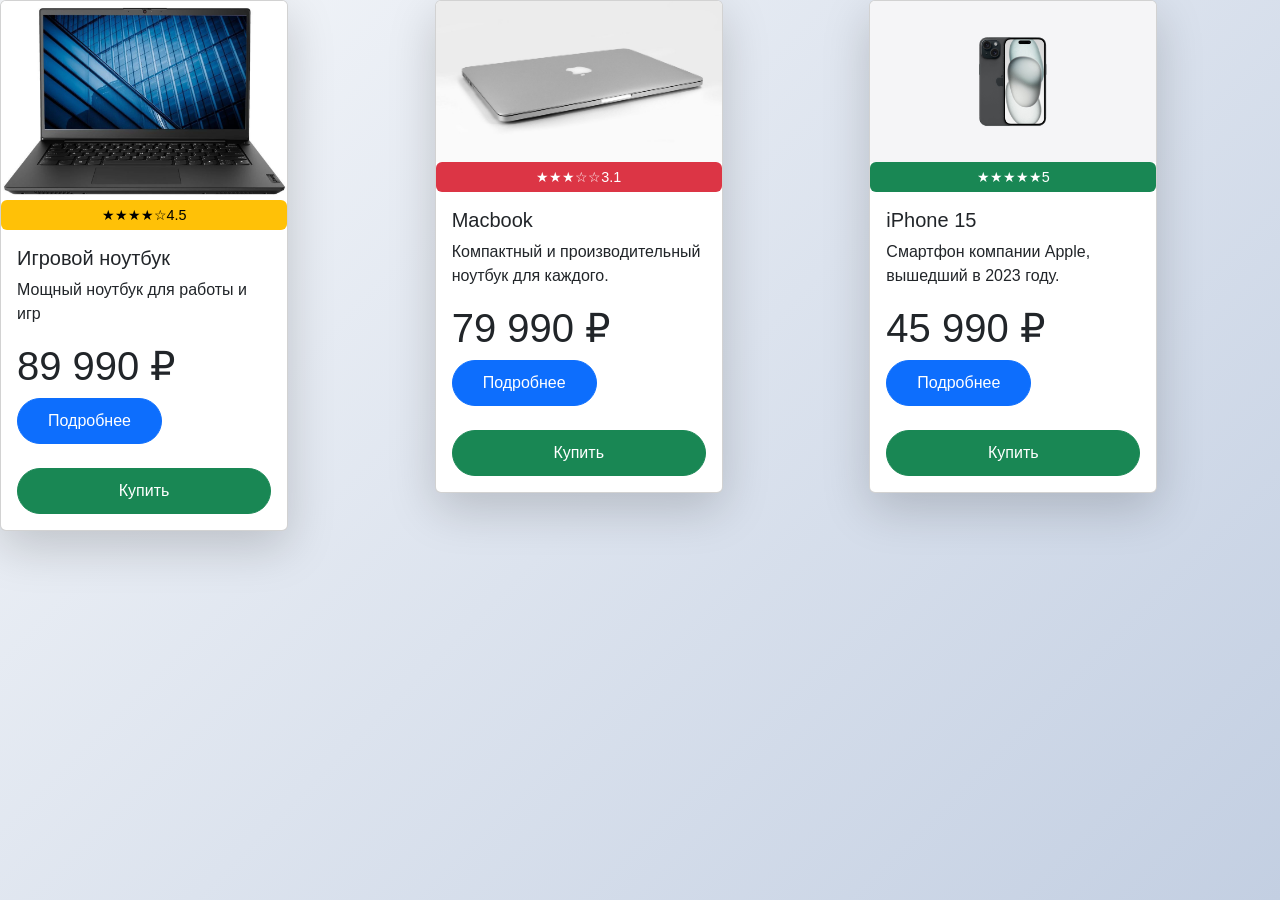
<file: experiment.html>
<!doctype html>
<html lang="ru-RU">
  <head>
    <meta charset="UTF-8" />
    <meta name="viewport" content="width=device-width, initial-scale=1.0" />
    <title>Эксперимент с Bootstrap</title>
    <link
      href="https://cdn.jsdelivr.net/npm/bootstrap@5.3.8/dist/css/bootstrap.min.css"
      rel="stylesheet"
      integrity="sha384
sRIl4kxILFvY47J16cr9ZwB07vP4J8+LH7qKQnuqkuIAvNWLzeN8tE5YBujZqJLB"
      crossorigin="anonymous"
    />
    <link rel="stylesheet" href="custom.css" />
  </head>

  <body>
    <div>
      <div class="row justify-content-center">
        <div class="col-md-6 col-lg-4">
          <div class="card shadow-lg" style="width: 18rem">
            <img src="img/desktop.png" class="card-img-top" alt="Desktop" />
            <span class="badge text-bg-warning">★★★★☆4.5</span>
            <div class="card-body">
              <h5 class="card-title">Игровой ноутбук</h5>
              <p class="card-text">Мощный ноутбук для работы и игр</p>
              <h1>89 990 ₽</h1>
              <a href="#" class="btn btn-primary">Подробнее</a>
              <br /><br />
              <button type="button" class="btn w-100 btn-success">Купить</button>
            </div>
          </div>
        </div>

        <div class="col-md-6 col-lg-4">
          <div class="card shadow-lg" style="width: 18rem">
            <img src="img/macbook.png" class="card-img-top" alt="Tablet" />
            <span class="badge text-bg-danger">★★★☆☆3.1</span>
            <div class="card-body">
              <h5 class="card-title">Macbook</h5>
              <p class="card-text">Компактный и производительный ноутбук для каждого.</p>
              <h1>79 990 ₽</h1>
              <a href="#" class="btn btn-primary">Подробнее</a>
              <br /><br />
              <button type="button" class="btn w-100 btn-success">Купить</button>
            </div>
          </div>
        </div>

        <div class="col-md-6 col-lg-4">
          <div class="card shadow-lg" style="width: 18rem">
            <img src="img/iphone.png" class="card-img-top" alt="Mobile" />
            <span class="badge text-bg-success">★★★★★5</span>
            <div class="card-body">
              <h5 class="card-title">iPhone 15</h5>
              <p class="card-text">Смартфон компании Apple, вышедший в 2023 году.</p>
              <h1>45 990 ₽</h1>
              <a href="#" class="btn btn-primary">Подробнее</a>
              <br /><br />
              <button type="button" class="btn w-100 btn-success">Купить</button>
            </div>
          </div>
        </div>
      </div>
    </div>

    <script
      src="https://cdn.jsdelivr.net/npm/bootstrap@5.3.8/dist/js/bootstrap.bundle.min.js"
      integrity="sha384
FKyoEForCGlyvwx9Hj09JcYn3nv7wiPVlz7YYwJrWVcXK/BmnVDxM+D2scQbITxI"
      crossorigin="anonymous"
    >
  </script>
  </body>
</html>
</file>
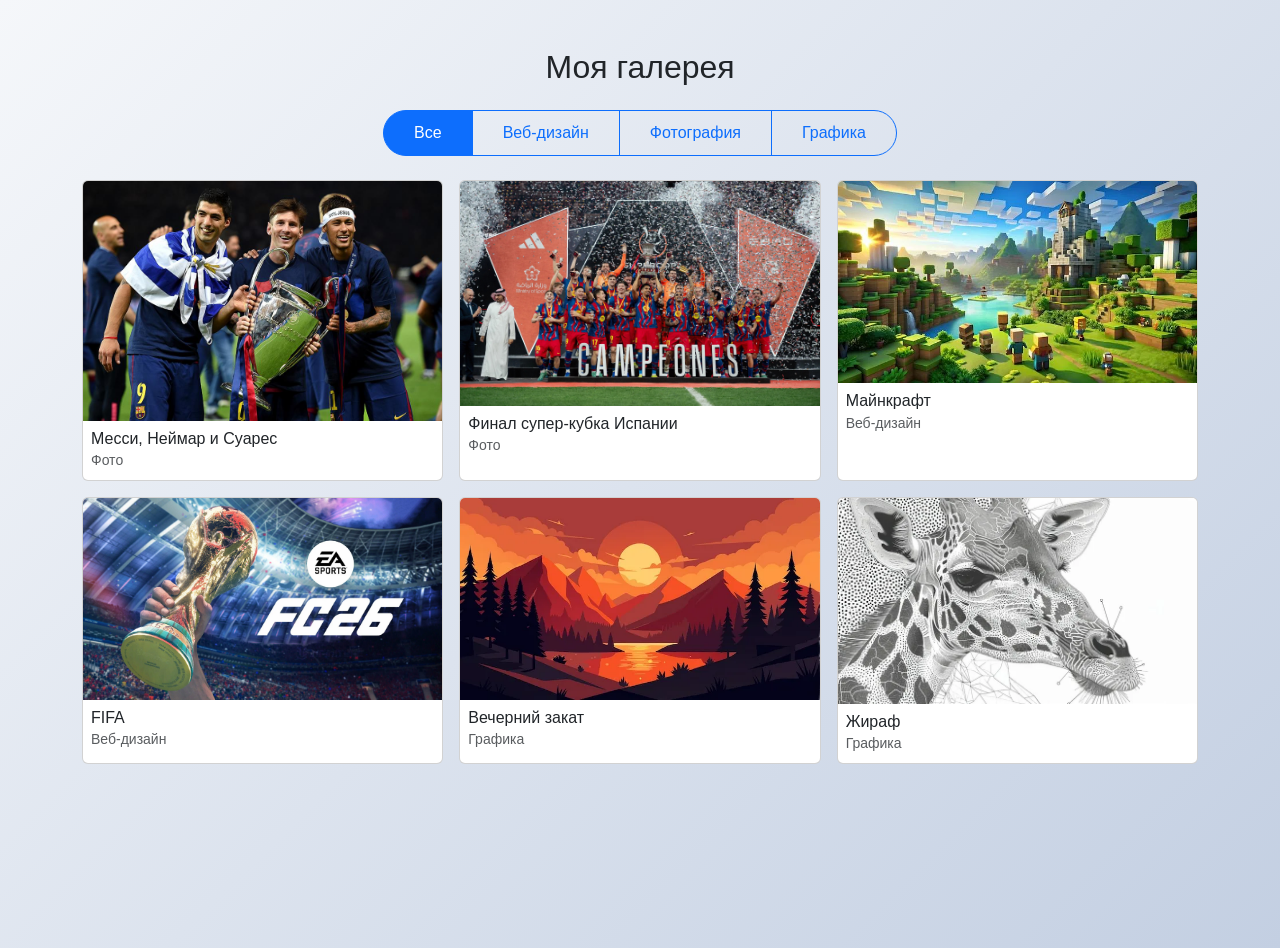
<file: gallery.html>
<!doctype html>
<html lang="ru-RU">
  <head>
    <meta charset="UTF-8" />
    <meta name="viewport" content="width=device-width, initial-scale=1.0" />
    <title>Document</title>
    <link
      href="https://cdn.jsdelivr.net/npm/bootstrap@5.3.8/dist/css/bootstrap.min.css"
      rel="stylesheet"
      integrity="sha384
sRIl4kxILFvY47J16cr9ZwB07vP4J8+LH7qKQnuqkuIAvNWLzeN8tE5YBujZqJLB"
      crossorigin="anonymous"
    />
    <link rel="stylesheet" href="custom.css" />
  </head>
  <body>
    <body>
      <div class="container mt-5">
        <h2 class="text-center mb-4">Моя галерея</h2>

        <div class="text-center mb-4">
          <div class="btn-group" role="group">
            <button class="btn btn-outline-primary" onclick="filterGallery('all')">Все</button>
            <button class="btn btn-outline-primary" onclick="filterGallery('web')">Веб-дизайн</button>
            <button class="btn btn-outline-primary" onclick="filterGallery('photo')">Фотография</button>
            <button class="btn btn-outline-primary" onclick="filterGallery('graphic')">Графика</button>
          </div>
        </div>
        <div class="row g-3" id="gallery">

          <div class="col-6 col-md-4 gallery-item" data-category="photo">
            <div class="card h-100">
              <img src="img/photo1.png" class="card-img-top" alt="Фото" />
              <div class="card-body p-2">
                <h6 class="card-title mb-0">Месси, Неймар и Суарес</h6>
                <small class="text-muted">Фото</small>
              </div>
            </div>
          </div>

          <div class="col-6 col-md-4 gallery-item" data-category="photo">
            <div class="card h-100">
              <img src="img/photo2.png" class="card-img-top" alt="Фото" />
              <div class="card-body p-2">
                <h6 class="card-title mb-0">Финал супер-кубка Испании</h6>
                <small class="text-muted">Фото</small>
              </div>
            </div>
          </div>


          <div class="col-6 col-md-4 gallery-item" data-category="web">
            <div class="card h-100">
              <img src="img/web1.png" class="card-img-top" alt="Веб-проект" />
              <div class="card-body p-2">
                <h6 class="card-title mb-0">Майнкрафт</h6>
                <small class="text-muted">Веб-дизайн</small>
              </div>
            </div>
          </div>

          <div class="col-6 col-md-4 gallery-item" data-category="web">
            <div class="card h-100">
              <img src="img/web2.png" class="card-img-top" alt="Веб-проект" />
              <div class="card-body p-2">
                <h6 class="card-title mb-0">FIFA</h6>
                <small class="text-muted">Веб-дизайн</small>
              </div>
            </div>
          </div>

          <div class="col-6 col-md-4 gallery-item" data-category="graphic">
            <div class="card h-100">
              <img src="img/graphic1.png" class="card-img-top" alt="Графика" />
              <div class="card-body p-2">
                <h6 class="card-title mb-0">Вечерний закат</h6>
                <small class="text-muted">Графика</small>
              </div>
            </div>
          </div>

          <div class="col-6 col-md-4 gallery-item" data-category="graphic">
            <div class="card h-100">
              <img src="img/graphic2.png" class="card-img-top" alt="Графика" />
              <div class="card-body p-2">
                <h6 class="card-title mb-0">Жираф</h6>
                <small class="text-muted">Графика</small>
              </div>
            </div>
          </div>
        </div>
      </div>
    </body>

    <script
      src="https://cdn.jsdelivr.net/npm/bootstrap@5.3.8/dist/js/bootstrap.bundle.min.js"
      integrity="sha384
FKyoEForCGlyvwx9Hj09JcYn3nv7wiPVlz7YYwJrWVcXK/BmnVDxM+D2scQbITxI"
      crossorigin="anonymous"
    ></script>

    <script>
        function filterGallery(category) {
            const items = document.querySelectorAll(".gallery-item");
            const buttons = document.querySelectorAll(".btn-group .btn");
            buttons.forEach((btn) => {
                btn.classList.remove("active");
            });
            event.target.classList.add("active");
            items.forEach((item) => {
                const itemCategory = item.dataset.category;
                if (category === "all" || category === itemCategory) {
                item.style.display = "block";
                } else {
                    item.style.display = "none";
                }
            });
        }

        window.onload = function () {
            document.querySelector(".btn-group .btn").classList.add("active");
        };
    </script>
  </body>
</html>
</file>
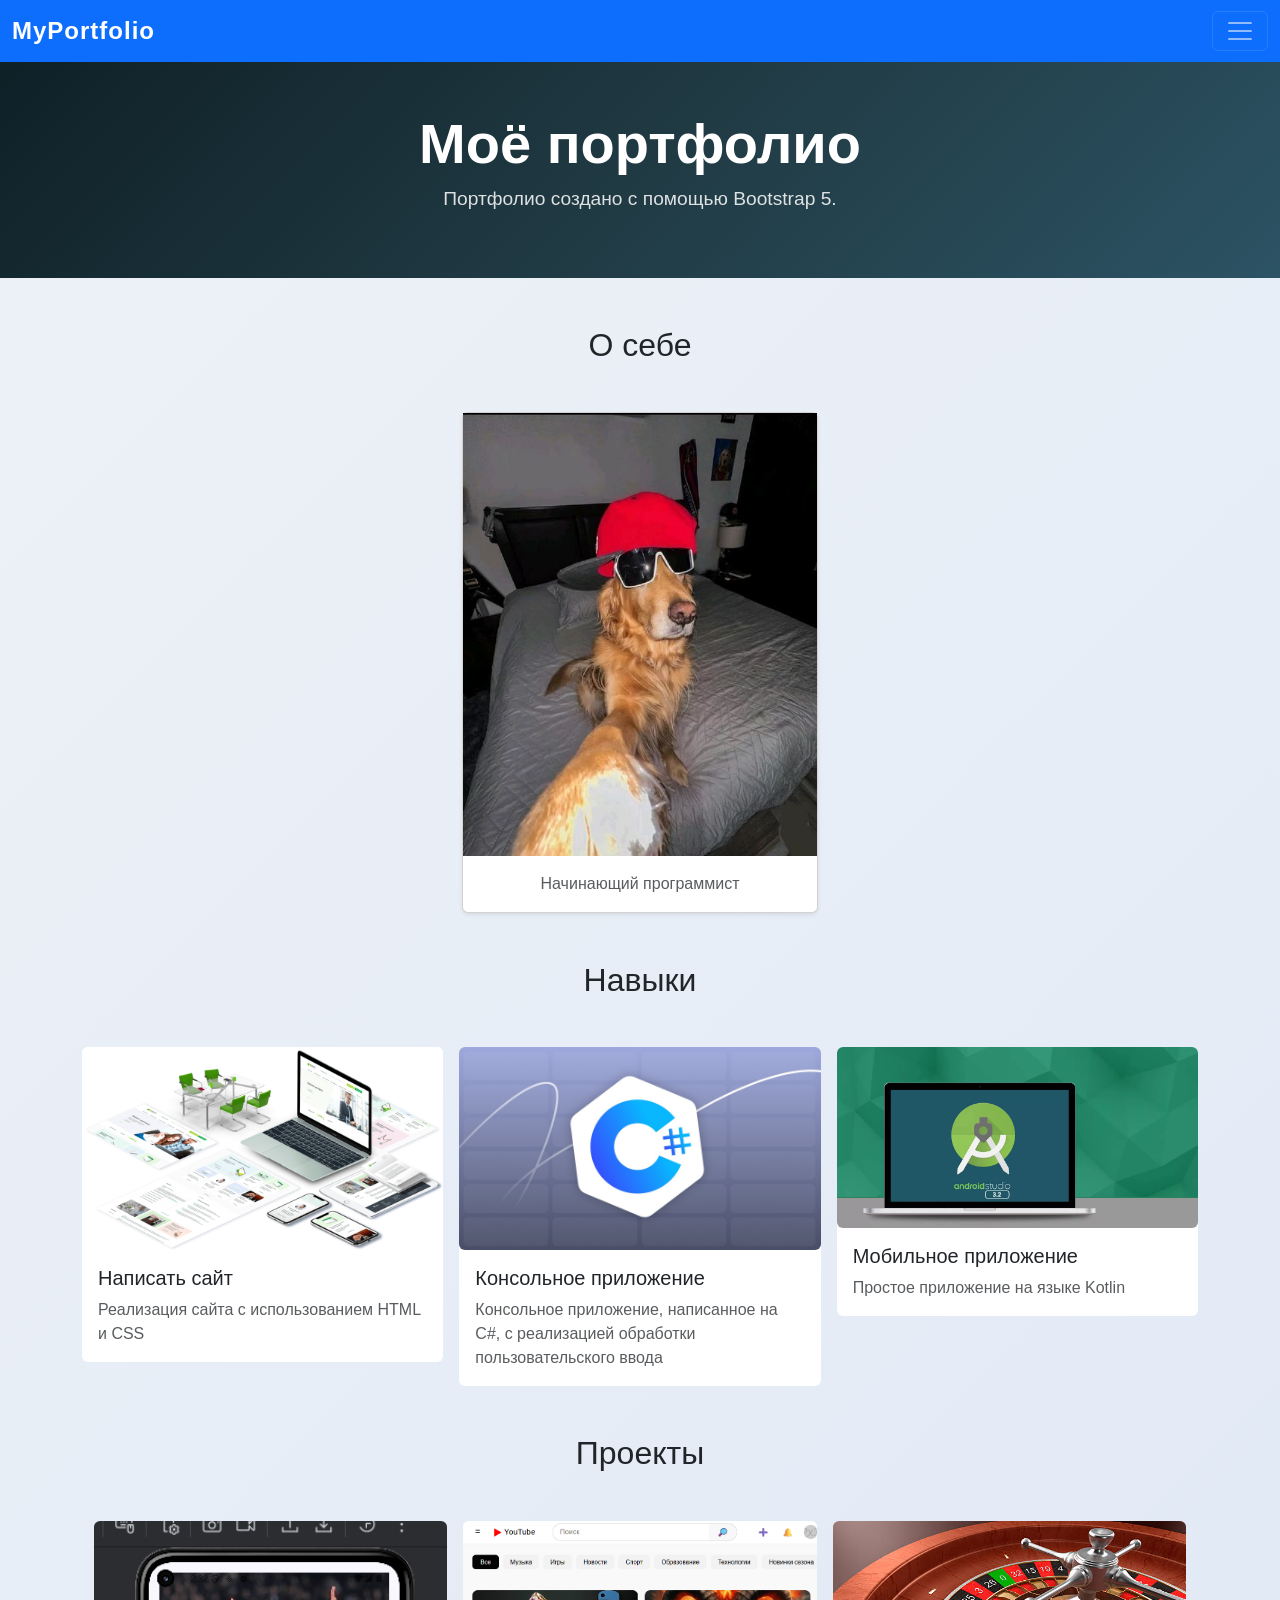
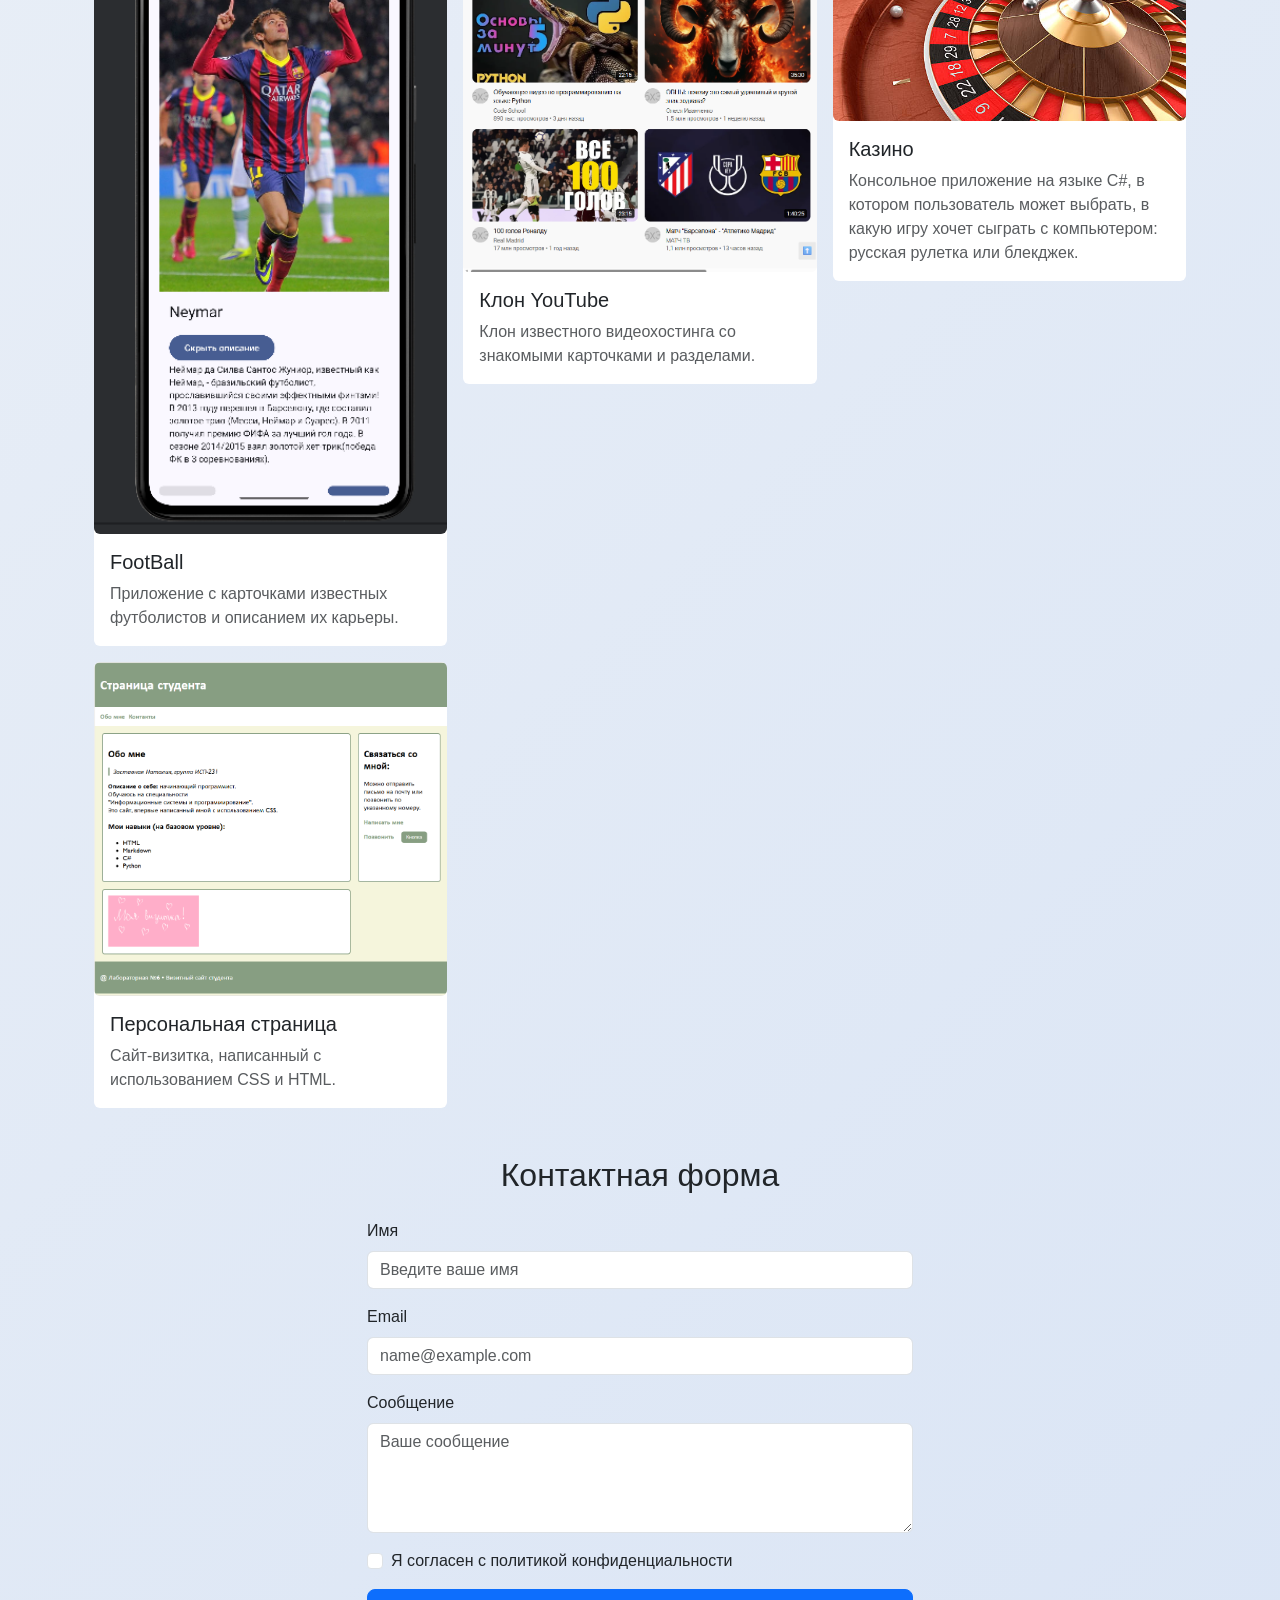
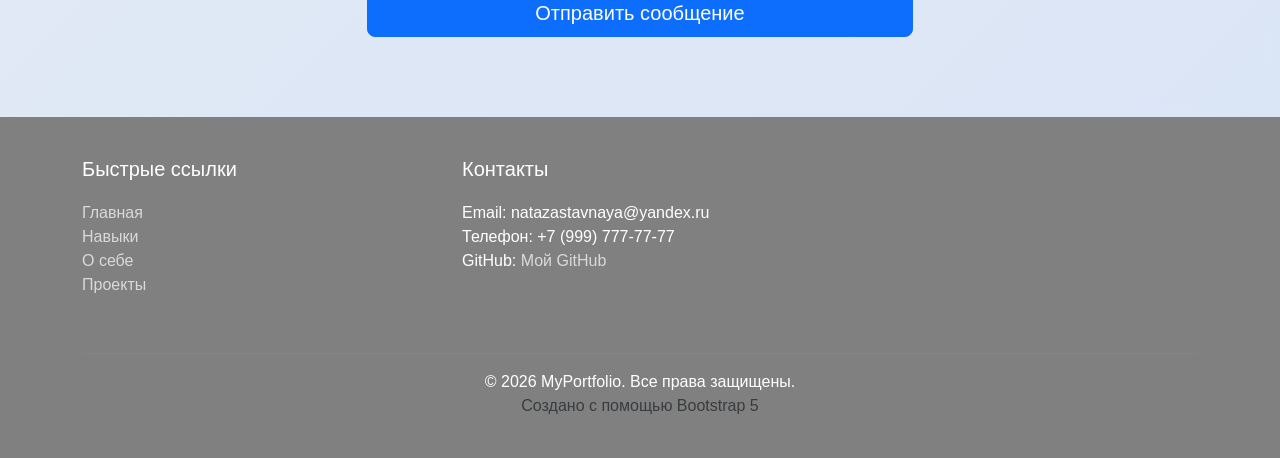
<file: portfolio.html>
<!doctype html>
<html lang="ru-RU">
  <head>
    <meta charset="UTF-8" />
    <meta name="viewport" content="width=device-width, initial-scale=1.0" />
    <title>MyPortfolio</title>
    <link
      href="https://cdn.jsdelivr.net/npm/bootstrap@5.3.8/dist/css/bootstrap.min.css"
      rel="stylesheet"
      integrity="sha384
sRIl4kxILFvY47J16cr9ZwB07vP4J8+LH7qKQnuqkuIAvNWLzeN8tE5YBujZqJLB"
      crossorigin="anonymous"
    />

    <link rel="stylesheet" href="custom2.css" />
  </head>
  <body>
    <nav class="navbar navbar-dark bg-primary">
      <div class="container-fluid">
        <a class="navbar-brand" href="#">MyPortfolio</a>
        <button
          class="navbar-toggler"
          type="button"
          data-bs-toggle="collapse"
          data-bs-target="#navbarNav"
          aria-controls="navbarNav"
          aria-expanded="false"
          aria-label="Toggle navigation"
        >
          <span class="navbar-toggler-icon"></span>
        </button>

        <div class="collapse navbar-collapse" id="navbarNav">
          <ul class="navbar-nav ms-auto">
            <li class="nav-item">
              <a class="nav-link active" href="#home">Главная</a>
            </li>
            <li class="nav-item">
              <a class="nav-link" href="#about">О себе</a>
            </li>
            <li class="nav-item">
              <a class="nav-link" href="#skills">Навыки</a>
            </li>
            <li class="nav-item">
              <a class="nav-link" href="#projects">Проекты</a>
            </li>
          </ul>
        </div>
      </div>
    </nav>

    <div class="container-fluid bg-light py-5" id="home">
      <div class="container text-center">
        <h1 class="display-4">Моё портфолио</h1>
        <p class="lead">Портфолио создано с помощью Bootstrap 5.</p>
      </div>
    </div>

          <div class="container my-5" id="about">
            <h2 class="text-center mb-5">О себе</h2>
            <div class="row justify-content-center">
                <div class="col-12 col-md-6 col-lg-4">
                    <div class="card vorder-0 shadow-sm h-100 text-center">
                        <img src="img/aboutme.jpg" alt="">
                        <div class="card-body">
                            <p class="card-text text-muted">Начинающий программист</p>
                        </div>
                    </div>
                </div>
            </div>
          </div>
       

    <div class="container my-5" id="skills">
      <h2 class="text-center mb-5">Навыки</h2>
      <div class="row g-3">
        <div class="col-12 col-sm-6 col-lg-4">
          <div class="card border-0">
            <img src="img/site.png" class="card-img-top img-fluid rounded" alt="Проект 1" />
            <div class="card-body">
              <h5 class="card-title">Написать сайт</h5>
              <p class="card-text text-muted">Реализация сайта с использованием HTML и CSS</p>
            </div>
          </div>
        </div>
        <div class="col-12 col-sm-6 col-lg-4">
          <div class="card border-0">
            <img src="img/console.png" class="card-img-top img-fluid rounded" alt="Проект 2" />
            <div class="card-body">
              <h5 class="card-title">Консольное приложение</h5>
              <p class="card-text text-muted">Консольное приложение, написанное на C#, с реализацией обработки пользовательского ввода</p>
            </div>
          </div>
        </div>
        <div class="col-12 col-sm-6 col-lg-4">
          <div class="card border-0">
            <img src="img/mobileAndroid.png" class="card-img-top img-fluid rounded" alt="Проект 3" />
            <div class="card-body">
              <h5 class="card-title">Мобильное приложение</h5>
              <p class="card-text text-muted">Простое приложение на языке Kotlin</p>
            </div>
          </div>
        </div>
      </div>
      <div class="container my-5">
        <h2 class="text-center mb-5" id="projects">Проекты</h2>
        <div class="row g-3">
          <div class="col-12 col-sm-6 col-lg-4">
            <div class="card border-0">
              <img src="img/mobileApp.png" class="card-img-top img-fluid rounded" alt="Проект 1" />
              <div class="card-body">
                <h5 class="card-title">FootBall</h5>
                <p class="card-text text-muted">Приложение с карточками известных футболистов и описанием их карьеры.</p>
              </div>
            </div>
          </div>
          <div class="col-12 col-sm-6 col-lg-4">
            <div class="card border-0">
              <img src="img/youtube.png" class="card-img-top img-fluid rounded" alt="Проект 2" />
              <div class="card-body">
                <h5 class="card-title">Клон YouTube</h5>
                <p class="card-text text-muted">Клон известного видеохостинга со знакомыми карточками и разделами.</p>
              </div>
            </div>
          </div>
          <div class="col-12 col-sm-6 col-lg-4">
            <div class="card border-0">
              <img src="img/casino.png" class="card-img-top img-fluid rounded" alt="Проект 3" />
              <div class="card-body">
                <h5 class="card-title">Казино</h5>
                <p class="card-text text-muted">
                  Консольное приложение на языке С#, в котором пользователь может выбрать, в какую игру хочет сыграть с компьютером: русская
                  рулетка или блекджек.
                </p>
              </div>
            </div>
          </div>
          <div class="col-12 col-sm-6 col-lg-4">
            <div class="card border-0">
              <img src="img/personal_site.png" class="card-img-top img-fluid rounded" alt="Проект 4" />
              <div class="card-body">
                <h5 class="card-title">Персональная страница</h5>
                <p class="card-text text-muted">Сайт-визитка, написанный с использованием CSS и HTML.</p>
              </div>
            </div>
          </div>
        </div>
      </div>
    </div>

    <div class="container my-5" id="contact">
      <div class="row justify-content-center">
        <div class="col-lg-6">
          <h2 class="text-center mb-4">Контактная форма</h2>
          <form id="contactForm" class="needs-validation" novalidate>
            <div class="mb-3">
              <label for="name" class="form-label">Имя</label>
              <input type="text" class="form-control" id="name" placeholder="Введите ваше имя" required />
              <div class="invalid-feedback">Пожалуйста, введите ваше имя</div>
            </div>
            <div class="mb-3">
              <label for="email" class="form-label">Email</label>
              <input type="email" class="form-control" id="email" placeholder="name@example.com" required />
              <div class="invalid-feedback">Пожалуйста, введите корректный email</div>
            </div>
            <div class="mb-3">
              <label for="message" class="form-label">Сообщение</label>
              <textarea class="form-control" id="message" rows="4" placeholder="Ваше сообщение" required></textarea>
              <div class="invalid-feedback">Пожалуйста, введите сообщение</div>
            </div>
            <div class="mb-3 form-check">
              <input type="checkbox" class="form-check-input" id="agree" required />
              <label class="form-check-label" for="agree"> Я согласен с политикой конфиденциальности </label>
              <div class="invalid-feedback">Вы должны согласиться с условиями</div>
            </div>
            <div class="d-grid">
              <button type="submit" class="btn btn-primary btn-lg">Отправить сообщение</button>
            </div>
          </form>
        </div>
      </div>
    </div>

    <footer>
      <div class="container">
        <div class="row">
          <div class="col-md-4 mb-4">
            <h5>Быстрые ссылки</h5>
            <ul class="list-unstyled">
              <li><a href="#home">Главная</a></li>
              <li><a href="#skills">Навыки</a></li>
              <li><a href="#about">О себе</a></li>
              <li><a href="#projects">Проекты</a></li>
            </ul>
          </div>
          <div class="col-md-4 mb-4">
            <h5>Контакты</h5>
            <ul class="list-unstyled">
              <li>Email: natazastavnaya@yandex.ru</li>
              <li>Телефон: +7 (999) 777-77-77</li>
              <li>GitHub: <a href="https://github.com/nataries" target="_blank">Мой GitHub</a></li>
            </ul>
          </div>
        </div>
        <hr style="border-color: rgba(255, 255, 255, 0.1)" />
        <div class="text-center mt-3">
          <p class="mb-0">&copy; 2026 MyPortfolio. Все права защищены.</p>
          <p class="mb-0 text-muted">Создано с помощью Bootstrap 5</p>
        </div>
      </div>
    </footer>
    <script
      src="https://cdn.jsdelivr.net/npm/bootstrap@5.3.8/dist/js/bootstrap.bundle.min.js"
      integrity="sha384
FKyoEForCGlyvwx9Hj09JcYn3nv7wiPVlz7YYwJrWVcXK/BmnVDxM+D2scQbITxI"
      crossorigin="anonymous"
    ></script>
  </body>
</html>
</file>
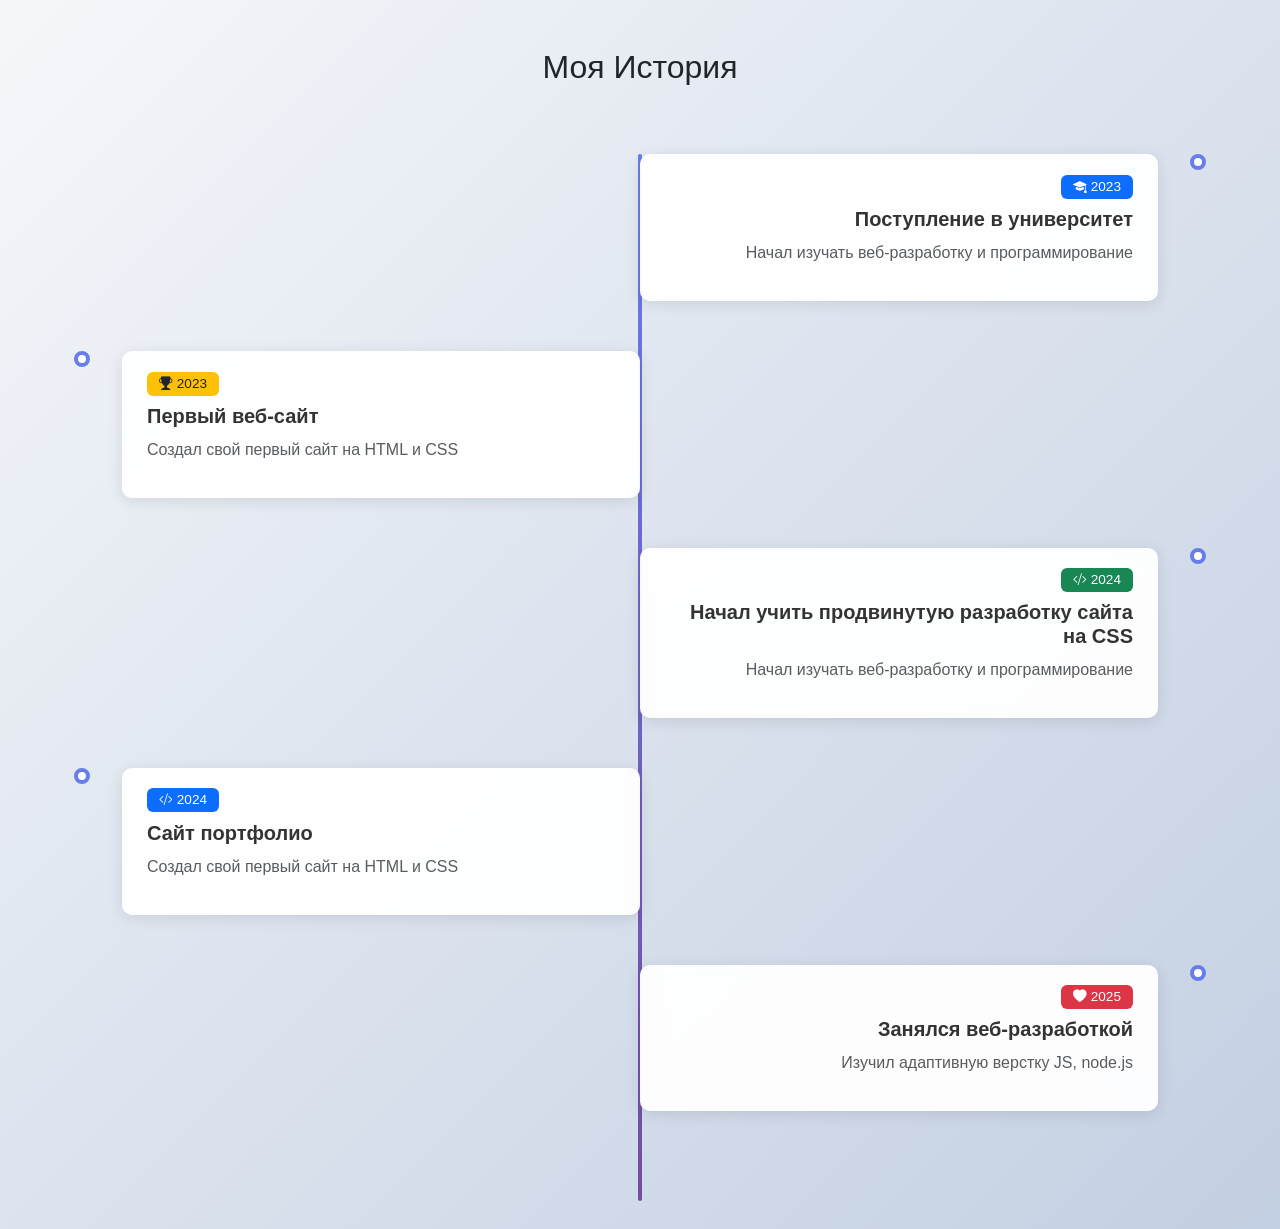
<file: timeline.html>
<!doctype html>
<html lang="ru-RU">
  <head>
    <meta charset="UTF-8" />
    <meta name="viewport" content="width=device-width, initial-scale=1.0" />
    <title>Document</title>
    <link
      href="https://cdn.jsdelivr.net/npm/bootstrap@5.3.8/dist/css/bootstrap.min.css"
      rel="stylesheet"
      integrity="sha384
sRIl4kxILFvY47J16cr9ZwB07vP4J8+LH7qKQnuqkuIAvNWLzeN8tE5YBujZqJLB"
      crossorigin="anonymous"
    />
    <link rel="stylesheet" 
href="https://cdn.jsdelivr.net/npm/bootstrap-icons@1.11.3/font/bootstrap-icons.min.css">
    <link rel="stylesheet" href="custom.css" />
  </head>
  <body>
    <div class="container my-5">
      <h2 class="text-center mb-5">Моя История</h2>
      <!-- Временная шкала -->
      <div class="timeline">
        <!-- Событие 1 (справа) -->
        <div class="timeline-item">
          <div class="timeline-content">
            <span class="badge bg-primary mb-2"><i class="bi bi-mortarboard-fill"></i> 2023</span>
            <h5>Поступление в университет</h5>
            <p class="text-muted">Начал изучать веб-разработку и программирование</p>
          </div>
        </div>
        <!-- Событие 2 (слева) -->
        <div class="timeline-item timeline-item-left">
          <div class="timeline-content">
            <span class="badge bg-warning text-dark mb-2"><i class="bi-trophy-fill"></i> 2023</span>
            <h5>Первый веб-сайт</h5>
            <p class="text-muted">Создал свой первый сайт на HTML и CSS</p>
          </div>
        </div>

        <div class="timeline-item">
          <div class="timeline-content">
            <span class="badge bg-success mb-2"><i class="bi-code-slash"></i> 2024</span>
            <h5>Начал учить продвинутую разработку сайта на CSS</h5>
            <p class="text-muted">Начал изучать веб-разработку и программирование</p>
          </div>
        </div>

        <div class="timeline-item timeline-item-left">
          <div class="timeline-content">
            <span class="badge bg-primary mb-2"><i class="bi-code-slash"></i> 2024</span>
            <h5>Сайт портфолио</h5>
            <p class="text-muted">Создал свой первый сайт на HTML и CSS</p>
          </div>
        </div>

         <div class="timeline-item">
          <div class="timeline-content">
            <span class="badge bg-danger mb-2"><i class="bi-heart-fill"></i> 2025</span>
            <h5>Занялся веб-разработкой</h5>
            <p class="text-muted">Изучил адаптивную верстку JS, node.js</p>
          </div>
        </div>

      </div>
    </div>
  </body>
</html>
</file>
<file: custom.css>
.card {
  transition: transform 0.3s ease;
}
.card:hover {
  transform: scale(1.05);
}
/* Общие стили */
body {
  font-family: "Segoe UI", Tahoma, Geneva, Verdana, sans-serif;
}
/* Кастомные цвета для навбара */
.navbar-brand {
  font-weight: bold;
  font-size: 1.5rem;
  letter-spacing: 1px;
}
.navbar-dark .navbar-nav .nav-link:hover {
  color: #ffc107 !important;
  transition: color 0.3s ease;
}
/* Улучшение Hero-секции */
#home {
  background: linear-gradient(135deg, #667eea 0%, #764ba2 100%);
  color: white;
  min-height: 400px;
  display: flex;
  align-items: center;
}
#home h1 {
  color: white;
}
#home .lead {
  color: rgba(255, 255, 255, 0.9);
}
#home .btn {
  box-shadow: 0 4px 15px rgba(0, 0, 0, 0.2);
  transition: transform 0.3s ease;
}
#home .btn:hover {
  transform: translateY(-3px);
  box-shadow: 0 6px 20px rgba(0, 0, 0, 0.3);
}
/* Анимация для карточек */
.card {
  transition:
    transform 0.3s ease,
    box-shadow 0.3s ease;
}
.card:hover {
  transform: translateY(-10px);
  box-shadow: 0 10px 30px rgba(0, 0, 0, 0.15) !important;
}
/* Стилизация кнопок */
.btn {
  border-radius: 25px;
  padding: 10px 30px;
  font-weight: 500;
  transition: all 0.3s ease;
}
/* Улучшение формы */
.form-control:focus {
  border-color: #667eea;
  box-shadow: 0 0 0 0.2rem rgba(102, 126, 234, 0.25);
}
/* Анимация для бейджей */
.badge {
  padding: 8px 15px;
  font-size: 0.9rem;
  font-weight: 500;
  transition: transform 0.2s ease;
}
.badge:hover {
  transform: scale(1.1);
  cursor: pointer;
}
/* Стилизация прогресс-баров */
.progress {
  height: 25px;
  border-radius: 15px;
  background-color: #e9ecef;
}
.progress-bar {
  border-radius: 15px;
  font-weight: bold;
  line-height: 25px;
}
/* Улучшение аккордеона */
.accordion-button:not(.collapsed) {
  background-color: #667eea;
  color: white;
}
.accordion-button:focus {
  box-shadow: none;
  border-color: #667eea;
}
/* Футер */
footer {
  background-color: #212529;
  color: white;
  padding: 40px 0;
  margin-top: 80px;
}
footer h5 {
  color: #ffc107;
  margin-bottom: 20px;
}
footer a {
  color: rgba(255, 255, 255, 0.7);
  text-decoration: none;
  transition: color 0.3s ease;
}
footer a:hover {
  color: #ffc107;
}
/* Адаптивность */
@media (max-width: 768px) {
  #home {
    min-height: 300px;
  }
  #home h1 {
    font-size: 2rem;
  }
  .card {
    margin-bottom: 20px;
  }
}

.timeline {
  position: relative;
  padding: 20px 0;
}
/* Центральная линия */
.timeline::before {
  content: "";
  position: absolute;
  left: 50%;
  transform: translateX(-50%);
  width: 4px;
  height: 100%;
  background: linear-gradient(180deg, #667eea 0%, #764ba2 100%);
  border-radius: 2px;
}
/* Контейнер события */
.timeline-item {
  position: relative;
  margin-bottom: 50px;
  width: 50%;
  padding-right: 40px;
  text-align: right;
  margin-left: 50%;
}

.timeline-item-left {
  margin-left: 0 !important;
  padding-right: 0;
  padding-left: 40px;
  text-align: left;
}

.timeline-item::before {
  content: "";
  position: absolute;
  right: -8px;
  top: 0;
  width: 16px;
  height: 16px;
  background: white;
  border: 4px solid #667eea;
  border-radius: 50%;
  z-index: 1;
  transition: transform 0.3s ease;
}

.timeline-item-left::before {
  right: auto;
  left: -8px;
}

.timeline-item:hover::before {
  transform: scale(1.5);
  background: #667eea;
}

.timeline-content {
  background: white;
  padding: 20px 25px;
  border-radius: 10px;
  box-shadow: 0 3px 15px rgba(0, 0, 0, 0.1);
  transition: all 0.3s ease;
}
.timeline-content:hover {
  transform: translateY(-5px);
  box-shadow: 0 8px 25px rgba(0, 0, 0, 0.15);
}
.timeline-content h5 {
  color: #333;
  margin-bottom: 10px;
  font-weight: 600;
}
.timeline-content .badge {
  font-size: 0.85rem;
  padding: 5px 12px;
}

@media (max-width: 768px) {
  /* Линия слева */
  .timeline::before {
    left: 20px;
  }

  .timeline-item,
  .timeline-item-left {
    width: 100%;
    margin-left: 0 !important;
    padding-left: 60px;
    padding-right: 0;
    text-align: left;
  }

  .timeline-item::before,
  .timeline-item-left::before {
    left: 12px;
    right: auto;
  }
}

body {
  background: linear-gradient(135deg, #f5f7fa 0%, #c3cfe2 100%);
  min-height: 100vh;
}
.timeline-content {
  background: rgba(255, 255, 255, 0.95);
  backdrop-filter: blur(10px);
}

@keyframes pulse {
  0%,
  100% {
    box-shadow: 0 0 0 0 rgba(102, 126, 234, 0.7);
  }
  50% {
    box-shadow: 0 0 0 10px rgba(102, 126, 234, 0);
  }
}
.timeline-item::before {
  animation: pulse 2s infinite;
}
</file>
<file: custom2.css>
body {
    font-family: 'Segoe UI', Tahoma, Geneva, Verdana, sans-serif;
    background: linear-gradient(135deg, #eef2f7, #d9e4f5);
}
.navbar-brand {
    font-weight: bold;
    font-size: 1.5rem;
    letter-spacing: 1px;
}
.navbar-dark .navbar-nav .nav-link:hover {
    color: #00d4ff !important;
    transition: color 0.3s ease;
}
#home {
    background: linear-gradient(135deg, #0f2027 0%, #203a43 50%, #2c5364);
    color: white;
    display: flex;
    align-items: center;
}
#home h1 {
    color: #ffffff;
    font-weight: 700;
}
#home .lead {
    color: rgba(255, 255, 255, 0.85);
    font-size: 1.2rem;
}
.form-control:focus {
  border-color: #667eea;
  box-shadow: 0 0 0 0.2rem rgba(102, 126, 234, 0.25);
}
footer {
  background-color: grey;
  color: white;
  padding: 40px 0;
  margin-top: 80px;
}
footer h5 {
  color: white;
  margin-bottom: 20px;
}
footer a {
  color: rgba(255, 255, 255, 0.7);
  text-decoration: none;
  transition: color 0.3s ease;
}
footer a:hover {
  color: blue;
}
</file>
